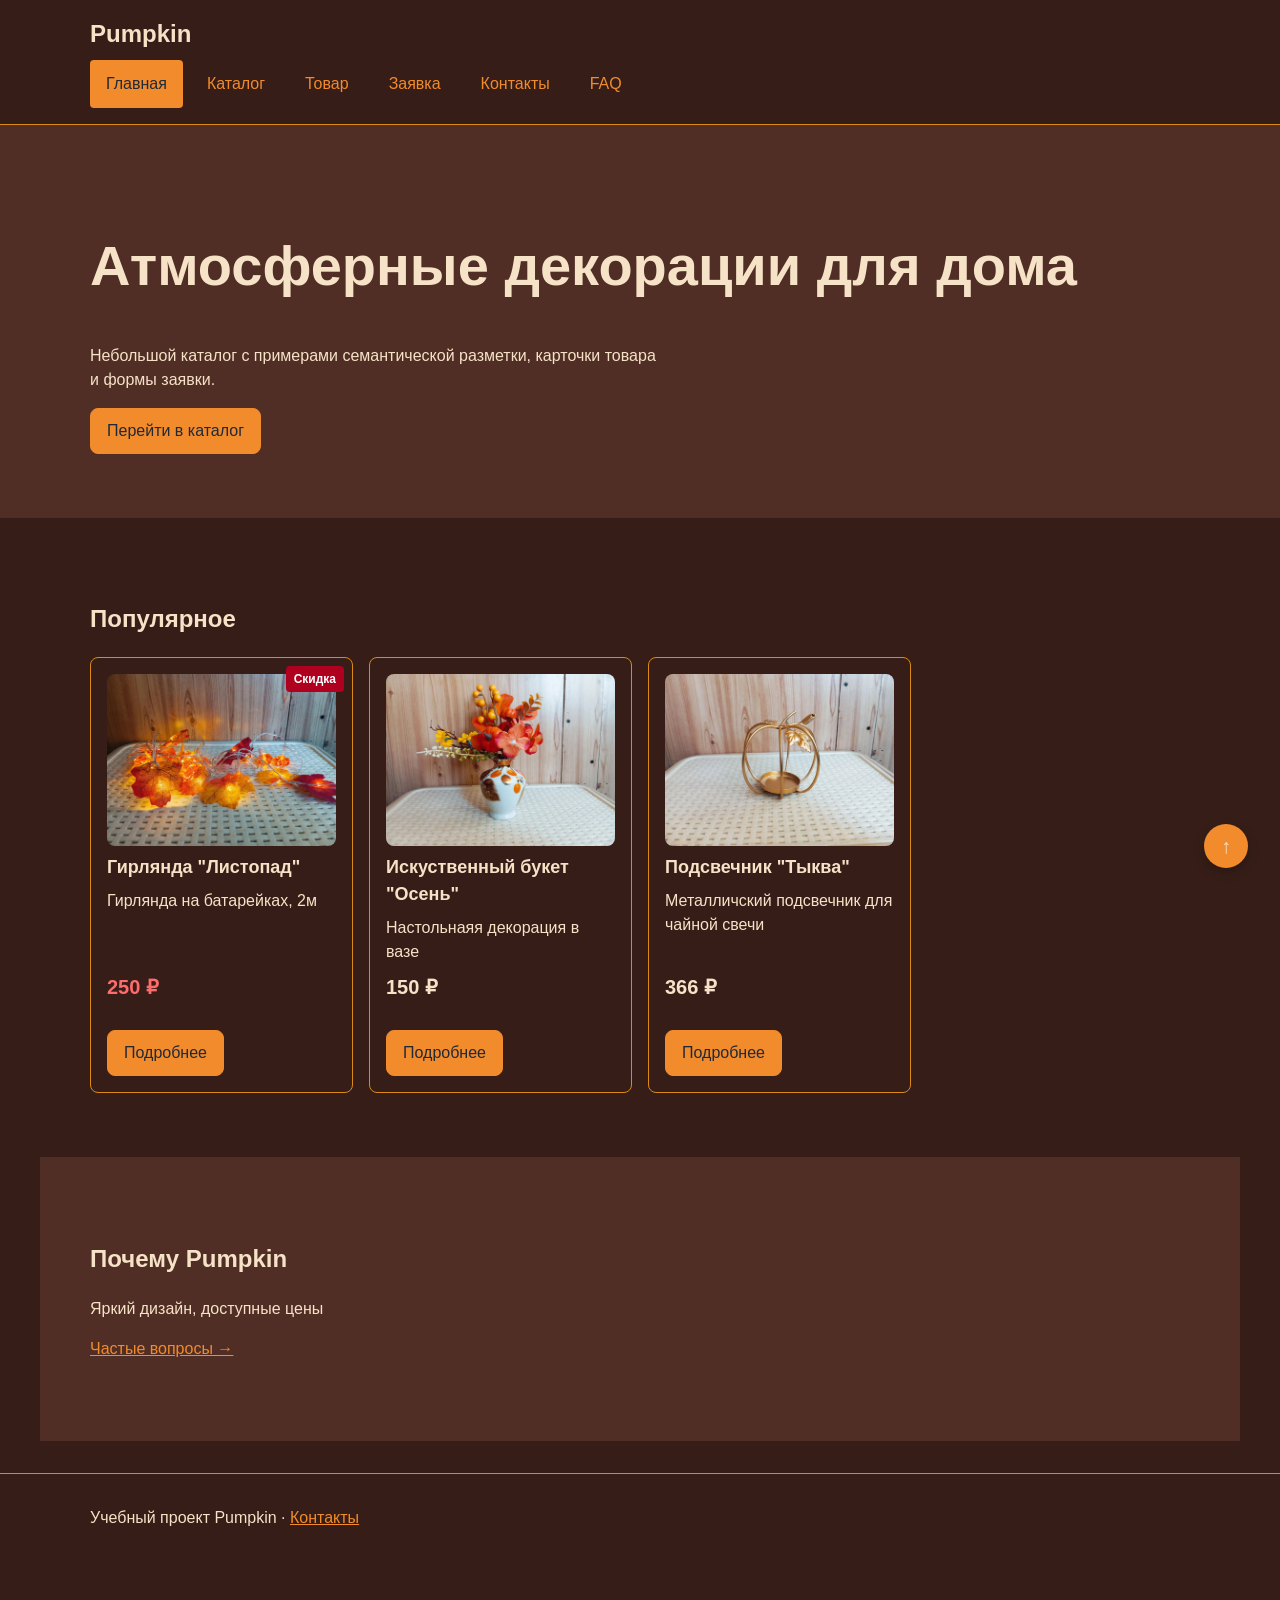
<file: index.html>
<!DOCTYPE html>
<html lang="ru">
<head>
  <meta charset="UTF-8">
  <meta name="viewport" content="width=device-width, initial-scale=1.0">
  <meta name="description" content="Учебный каталог Pumpkin: популярные товары, заявка, контакты.">
  <title>Pumpkin — осенние декорации</title>
  <link rel="stylesheet" href="css/style.css">
  <link rel="stylesheet" href="css/responsive.css">
</head>
<body id="top">
  <a class="skip-link" href="#main">Перейти к основному содержимому</a>

  <header class="site-header">
    <div class="container">
      <a class="logo" href="index.html">Pumpkin</a>
      <nav class="site-nav" aria-label="Основная навигация">
        <ul class="site-nav__list">
          <li class="site-nav__item"><a class="site-nav__link site-nav__link--active" href="index.html" aria-current="page">Главная</a></li>
          <li class="site-nav__item"><a class="site-nav__link" href="catalog.html">Каталог</a></li>
          <li class="site-nav__item"><a class="site-nav__link" href="product.html">Товар</a></li>
          <li class="site-nav__item"><a class="site-nav__link" href="order.html">Заявка</a></li>
          <li class="site-nav__item"><a class="site-nav__link" href="contacts.html">Контакты</a></li>
          <li class="site-nav__item"><a class="site-nav__link" href="faq.html">FAQ</a></li>
        </ul>
      </nav>
    </div>
  </header>

  <main id="main">
    <section class="hero">
      <div class="container">
        <h1>Атмосферные декорации для дома</h1>
        <p>Небольшой каталог с примерами семантической разметки, карточки товара и формы заявки.</p>
        <a class="button" href="catalog.html">Перейти в каталог</a>
      </div>
    </section>

    <section class="section" id="popular">
      <div class="container">
        <h2>Популярное</h2>
        <div class="products-grid">
          <article class="product-card product-card--discount">
            <span class="product-card__badge">Скидка</span>
            <img
              class="product-card__image"
              src="images/Listopad.jpg"
              srcset="images/Listopad.jpg 640w"
              sizes="(max-width: 639px) 100vw, (max-width: 1023px) 50vw, 33vw"
              alt="Гирлянда Листопад на батарейках"
              width="640"
              height="480"
              loading="lazy"
            >
            <div class="product-card__content">
              <h3 class="product-card__title">Гирлянда "Листопад"</h3>
              <p class="product-card__description">Гирлянда на батарейках, 2м</p>
              <p class="product-card__price">250 ₽</p>
              <a class="button" href="product.html">Подробнее</a>
            </div>
          </article>

          <article class="product-card">
            <img
              class="product-card__image"
              src="images/Osen.jpg"
              srcset="images/Osen.jpg 640w"
              sizes="(max-width: 639px) 100vw, (max-width: 1023px) 50vw, 33vw"
              alt="Искусственный букет Осень в вазе"
              width="640"
              height="480"
              loading="lazy"
            >
            <div class="product-card__content">
              <h3 class="product-card__title">Искуственный букет "Осень"</h3>
              <p class="product-card__description">Настольнаяя декорация в вазе</p>
              <p class="product-card__price">150 ₽</p>
              <a class="button" href="product.html">Подробнее</a>
            </div>
          </article>

          <article class="product-card">
            <img
              class="product-card__image"
              src="images/Tykva.jpg"
              srcset="images/Tykva.jpg 640w"
              sizes="(max-width: 639px) 100vw, (max-width: 1023px) 50vw, 33vw"
              alt="Металлический подсвечник Тыква"
              width="640"
              height="480"
              loading="lazy"
            >
            <div class="product-card__content">
              <h3 class="product-card__title">Подсвечник "Тыква"</h3>
              <p class="product-card__description">Металличский подсвечник для чайной свечи</p>
              <p class="product-card__price">366 ₽</p>
              <a class="button" href="product.html">Подробнее</a>
            </div>
          </article>
        </div>
      </div>
    </section>

    <section class="section section--muted" id="advantages">
      <div class="container">
        <h2>Почему Pumpkin</h2>
        <p>Яркий дизайн, доступные цены</p>
        <p><a href="faq.html">Частые вопросы →</a></p>
      </div>
    </section>
  </main>

  <footer class="site-footer" id="contacts">
    <div class="container">
      <p>Учебный проект Pumpkin · <a href="contacts.html">Контакты</a></p>
    </div>
  </footer>

  <dialog class="order-dialog" id="order-dialog">
    <form class="order-form" id="order-form" action="#" method="post">
      <h2>Заявка на покупку</h2>

      <label for="order-name">Имя</label>
      <input id="order-name" name="name" type="text" minlength="2" maxlength="50" autocomplete="name" required>

      <label for="order-email">E-mail</label>
      <input id="order-email" name="email" type="email" placeholder="name@example.ru" autocomplete="email" required>

      <label for="order-phone">Телефон</label>
      <input id="order-phone" name="phone" type="tel" inputmode="tel" placeholder="+79000000000" pattern="\+7[0-9]{10}" autocomplete="tel" required>

      <label for="order-item">Товар</label>
      <select id="order-item" name="item" required>
        <option value="">Выберите товар</option>
        <option value="Listopad">Гирлянда "Листопад"</option>
        <option value="Osen">Искуственный букет "Осень"</option>
        <option value="Tykva">Подсвечник "Тыква"</option>
        <option value="Zhyoludi">Гирлянда "Жёлуди"</option>
        <option value="Lesnoj_urozhaj">Подвесной декор "Лесной урожай"</option>
        <option value="Klenovyj_list">Свеча в подсвечнике "Кленовый лист"</option>
      </select>

      <label for="order-date">Желаемая дата связи</label>
      <input id="order-date" name="contact-date" type="date">

      <input name="source" type="hidden" value="main-page">

      <label for="order-comment">Комментарий</label>
      <textarea id="order-comment" name="comment" rows="4" maxlength="300" placeholder="Дополнительная информация"></textarea>

      <label class="checkbox-label" for="order-agreement">
        <input id="order-agreement" name="agreement" type="checkbox" required>
        Согласен на обработку данных
      </label>

      <p class="form-message" id="form-message" role="status" hidden>Заявка отправлена.</p>

      <div class="form-actions">
        <button class="button" type="submit">Отправить</button>
        <button class="button button--secondary" type="button" id="close-order-dialog">Закрыть</button>
      </div>
    </form>
  </dialog>

  <a class="up-button" href="#top" aria-label="Наверх">↑</a>
  <script src="js/main.js"></script>
</body>
</html>
</file>
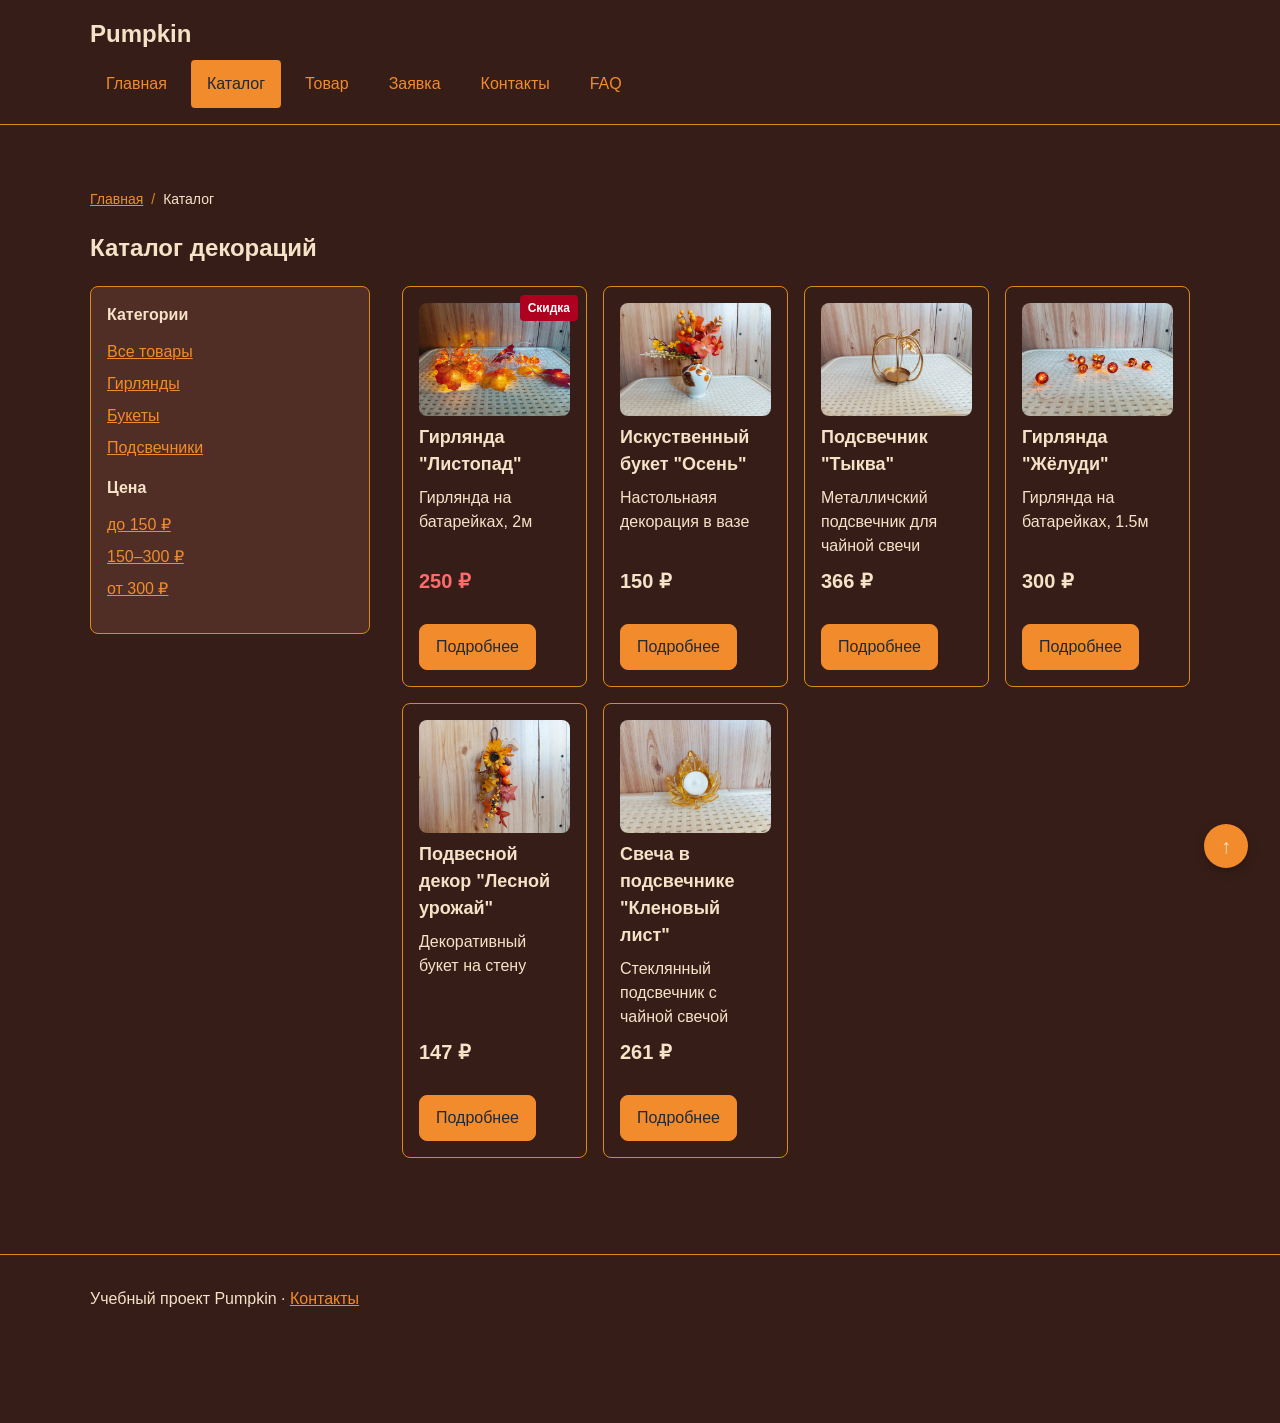
<file: catalog.html>
<!DOCTYPE html>
<html lang="ru">
<head>
  <meta charset="UTF-8">
  <meta name="viewport" content="width=device-width, initial-scale=1.0">
  <meta name="description" content="Каталог Pumpkin: товары, фильтры, характеристики.">
  <title>Каталог — Pumpkin</title>
  <link rel="stylesheet" href="css/style.css">
  <link rel="stylesheet" href="css/responsive.css">
</head>
<body id="top">
  <a class="skip-link" href="#main">Перейти к основному содержимому</a>

  <header class="site-header">
    <div class="container">
      <a class="logo" href="index.html">Pumpkin</a>
      <nav class="site-nav" aria-label="Основная навигация">
        <ul class="site-nav__list">
          <li class="site-nav__item"><a class="site-nav__link" href="index.html">Главная</a></li>
          <li class="site-nav__item"><a class="site-nav__link site-nav__link--active" href="catalog.html" aria-current="page">Каталог</a></li>
          <li class="site-nav__item"><a class="site-nav__link" href="product.html">Товар</a></li>
          <li class="site-nav__item"><a class="site-nav__link" href="order.html">Заявка</a></li>
          <li class="site-nav__item"><a class="site-nav__link" href="contacts.html">Контакты</a></li>
          <li class="site-nav__item"><a class="site-nav__link" href="faq.html">FAQ</a></li>
        </ul>
      </nav>
    </div>
  </header>

  <main id="main">
    <section class="section">
      <div class="container">
        <nav class="breadcrumbs" aria-label="Хлебные крошки">
          <ol>
            <li><a href="index.html">Главная</a></li>
            <li>Каталог</li>
          </ol>
        </nav>

        <h1>Каталог декораций</h1>

        <div class="catalog-layout">
          <aside class="catalog-filters" aria-label="Фильтры каталога">
            <h2>Категории</h2>
            <ul>
              <li><a href="#">Все товары</a></li>
              <li><a href="#">Гирлянды</a></li>
              <li><a href="#">Букеты</a></li>
              <li><a href="#">Подсвечники</a></li>
            </ul>
            <h2>Цена</h2>
            <ul>
              <li><a href="#">до 150 ₽</a></li>
              <li><a href="#">150–300 ₽</a></li>
              <li><a href="#">от 300 ₽</a></li>
            </ul>
          </aside>

          <div class="products-grid">
            <article class="product-card product-card--discount">
              <span class="product-card__badge">Скидка</span>
              <img
                class="product-card__image"
                src="images/Listopad.jpg"
                srcset="images/Listopad.jpg 640w"
                sizes="(max-width: 639px) 100vw, (max-width: 1023px) 50vw, 33vw"
                alt="Гирлянда Листопад на батарейках"
                width="640"
                height="480"
                loading="lazy"
              >
              <div class="product-card__content">
                <h3 class="product-card__title">Гирлянда "Листопад"</h3>
                <p class="product-card__description">Гирлянда на батарейках, 2м</p>
                <p class="product-card__price">250 ₽</p>
                <a class="button" href="product.html">Подробнее</a>
              </div>
            </article>

            <article class="product-card">
              <img
                class="product-card__image"
                src="images/Osen.jpg"
                srcset="images/Osen.jpg 640w"
                sizes="(max-width: 639px) 100vw, (max-width: 1023px) 50vw, 33vw"
                alt="Искусственный букет Осень в вазе"
                width="640"
                height="480"
                loading="lazy"
              >
              <div class="product-card__content">
                <h3 class="product-card__title">Искуственный букет "Осень"</h3>
                <p class="product-card__description">Настольнаяя декорация в вазе</p>
                <p class="product-card__price">150 ₽</p>
                <a class="button" href="product.html">Подробнее</a>
              </div>
            </article>

            <article class="product-card">
              <img
                class="product-card__image"
                src="images/Tykva.jpg"
                srcset="images/Tykva.jpg 640w"
                sizes="(max-width: 639px) 100vw, (max-width: 1023px) 50vw, 33vw"
                alt="Металлический подсвечник Тыква"
                width="640"
                height="480"
                loading="lazy"
              >
              <div class="product-card__content">
                <h3 class="product-card__title">Подсвечник "Тыква"</h3>
                <p class="product-card__description">Металличский подсвечник для чайной свечи</p>
                <p class="product-card__price">366 ₽</p>
                <a class="button" href="product.html">Подробнее</a>
              </div>
            </article>

            <article class="product-card">
              <img
                class="product-card__image"
                src="images/Zhyoludi.jpg"
                srcset="images/Zhyoludi.jpg 640w"
                sizes="(max-width: 639px) 100vw, (max-width: 1023px) 50vw, 33vw"
                alt="Гирлянда Жёлуди на батарейках"
                width="640"
                height="480"
                loading="lazy"
              >
              <div class="product-card__content">
                <h3 class="product-card__title">Гирлянда "Жёлуди"</h3>
                <p class="product-card__description">Гирлянда на батарейках, 1.5м</p>
                <p class="product-card__price">300 ₽</p>
                <a class="button" href="product.html">Подробнее</a>
              </div>
            </article>

            <article class="product-card">
              <img
                class="product-card__image"
                src="images/Lesnoj_urozhaj.jpg"
                srcset="images/Lesnoj_urozhaj.jpg 640w"
                sizes="(max-width: 639px) 100vw, (max-width: 1023px) 50vw, 33vw"
                alt="Подвесной декор Лесной урожай"
                width="640"
                height="480"
                loading="lazy"
              >
              <div class="product-card__content">
                <h3 class="product-card__title">Подвесной декор "Лесной урожай"</h3>
                <p class="product-card__description">Декоративный букет на стену</p>
                <p class="product-card__price">147 ₽</p>
                <a class="button" href="product.html">Подробнее</a>
              </div>
            </article>

            <article class="product-card">
              <img
                class="product-card__image"
                src="images/Klenovyj_list.jpg"
                srcset="images/Klenovyj_list.jpg 640w"
                sizes="(max-width: 639px) 100vw, (max-width: 1023px) 50vw, 33vw"
                alt="Стеклянный подсвечник Кленовый лист"
                width="640"
                height="480"
                loading="lazy"
              >
              <div class="product-card__content">
                <h3 class="product-card__title">Свеча в подсвечнике "Кленовый лист"</h3>
                <p class="product-card__description">Стеклянный подсвечник с чайной свечой</p>
                <p class="product-card__price">261 ₽</p>
                <a class="button" href="product.html">Подробнее</a>
              </div>
            </article>
          </div>
        </div>
      </div>
    </section>
  </main>

  <footer class="site-footer">
    <div class="container"><p>Учебный проект Pumpkin · <a href="contacts.html">Контакты</a></p></div>
  </footer>

  <a class="up-button" href="#top" aria-label="Наверх">↑</a>
  <script src="js/main.js"></script>
</body>
</html>
</file>
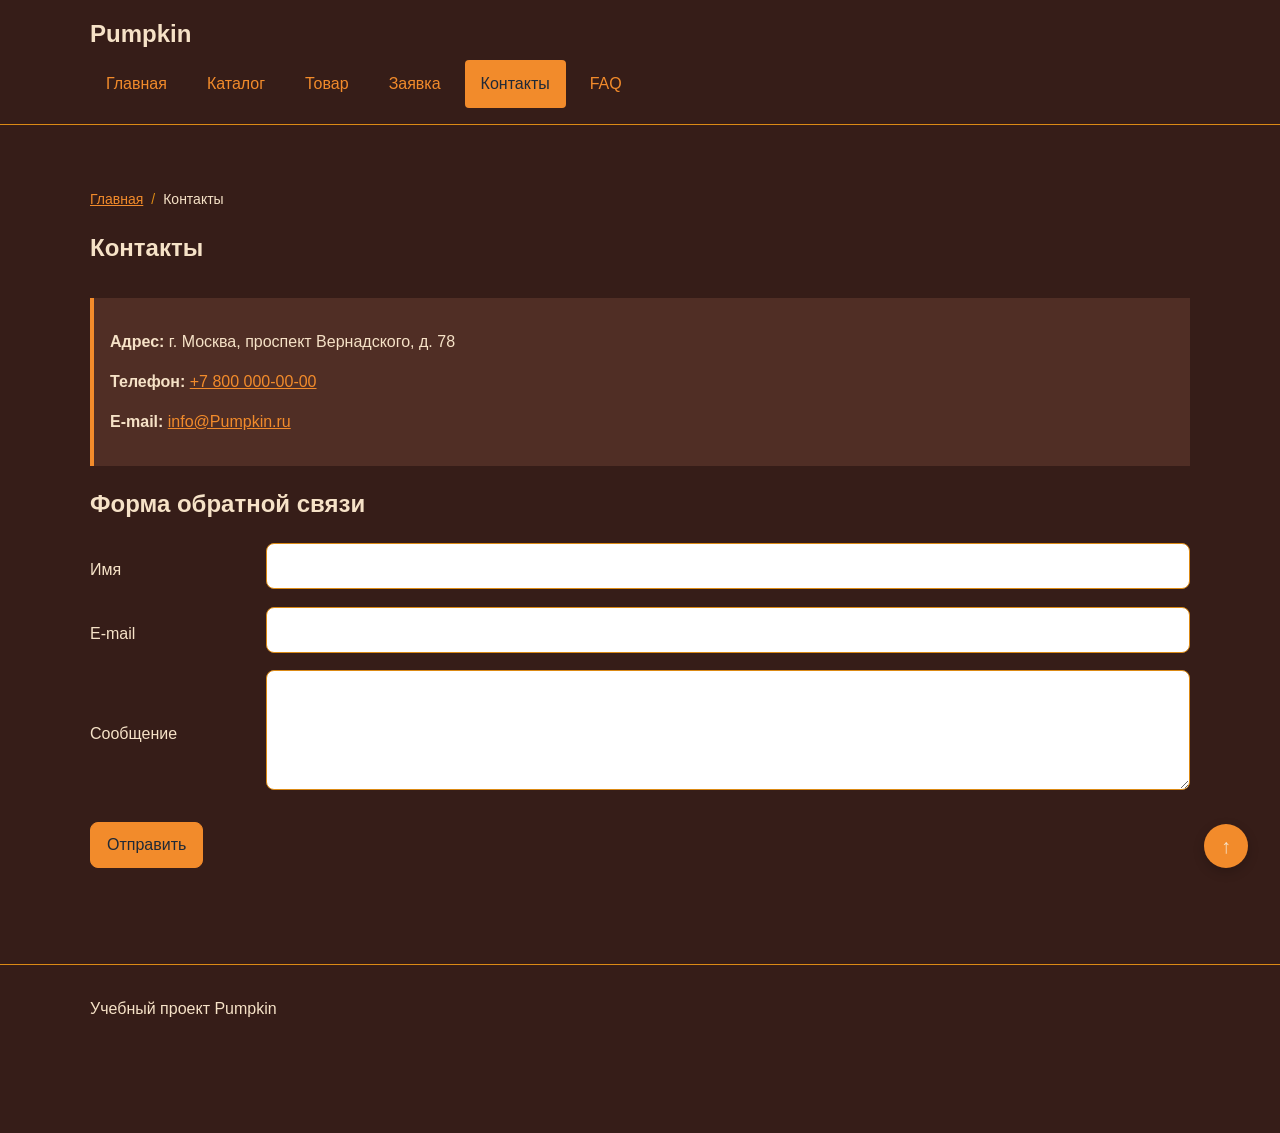
<file: contacts.html>
<!DOCTYPE html>
<html lang="ru">
<head>
  <meta charset="UTF-8">
  <meta name="viewport" content="width=device-width, initial-scale=1.0">
  <meta name="description" content="Контакты Pumpkin: адрес, телефон, форма обратной связи.">
  <title>Контакты — Pumpkin</title>
  <link rel="stylesheet" href="css/style.css">
  <link rel="stylesheet" href="css/responsive.css">
</head>
<body id="top">
  <a class="skip-link" href="#main">Перейти к основному содержимому</a>

  <header class="site-header">
    <div class="container">
      <a class="logo" href="index.html">Pumpkin</a>
      <nav class="site-nav" aria-label="Основная навигация">
        <ul class="site-nav__list">
          <li class="site-nav__item"><a class="site-nav__link" href="index.html">Главная</a></li>
          <li class="site-nav__item"><a class="site-nav__link" href="catalog.html">Каталог</a></li>
          <li class="site-nav__item"><a class="site-nav__link" href="product.html">Товар</a></li>
          <li class="site-nav__item"><a class="site-nav__link" href="order.html">Заявка</a></li>
          <li class="site-nav__item"><a class="site-nav__link site-nav__link--active" href="contacts.html" aria-current="page">Контакты</a></li>
          <li class="site-nav__item"><a class="site-nav__link" href="faq.html">FAQ</a></li>
        </ul>
      </nav>
    </div>
  </header>

  <main id="main">
    <section class="section">
      <div class="container">
        <nav class="breadcrumbs" aria-label="Хлебные крошки">
          <ol>
            <li><a href="index.html">Главная</a></li>
            <li>Контакты</li>
          </ol>
        </nav>

        <h1>Контакты</h1>

        <div class="contact-box">
          <p><strong>Адрес:</strong> г. Москва, проспект Вернадского, д. 78</p>
          <p><strong>Телефон:</strong> <a href="tel:+78000000000">+7 800 000-00-00</a></p>
          <p><strong>E-mail:</strong> <a href="mailto:info@example.ru">info@Pumpkin.ru</a></p>
        </div>

        <h2>Форма обратной связи</h2>
        <form class="order-form" id="contact-form" action="#" method="post">
          <label for="contact-name">Имя</label>
          <input id="contact-name" name="name" type="text" minlength="2" maxlength="50" autocomplete="name" required>

          <label for="contact-email">E-mail</label>
          <input id="contact-email" name="email" type="email" autocomplete="email" required>

          <label for="contact-message">Сообщение</label>
          <textarea id="contact-message" name="message" rows="4" maxlength="500" required></textarea>

          <p class="form-message" id="contact-message-status" role="status" hidden>Сообщение отправлено.</p>

          <div class="form-actions">
            <button class="button" type="submit">Отправить</button>
          </div>
        </form>
      </div>
    </section>
  </main>

  <footer class="site-footer">
    <div class="container"><p>Учебный проект Pumpkin</p></div>
  </footer>

  <a class="up-button" href="#top" aria-label="Наверх">↑</a>
  <script src="js/main.js"></script>
</body>
</html>
</file>
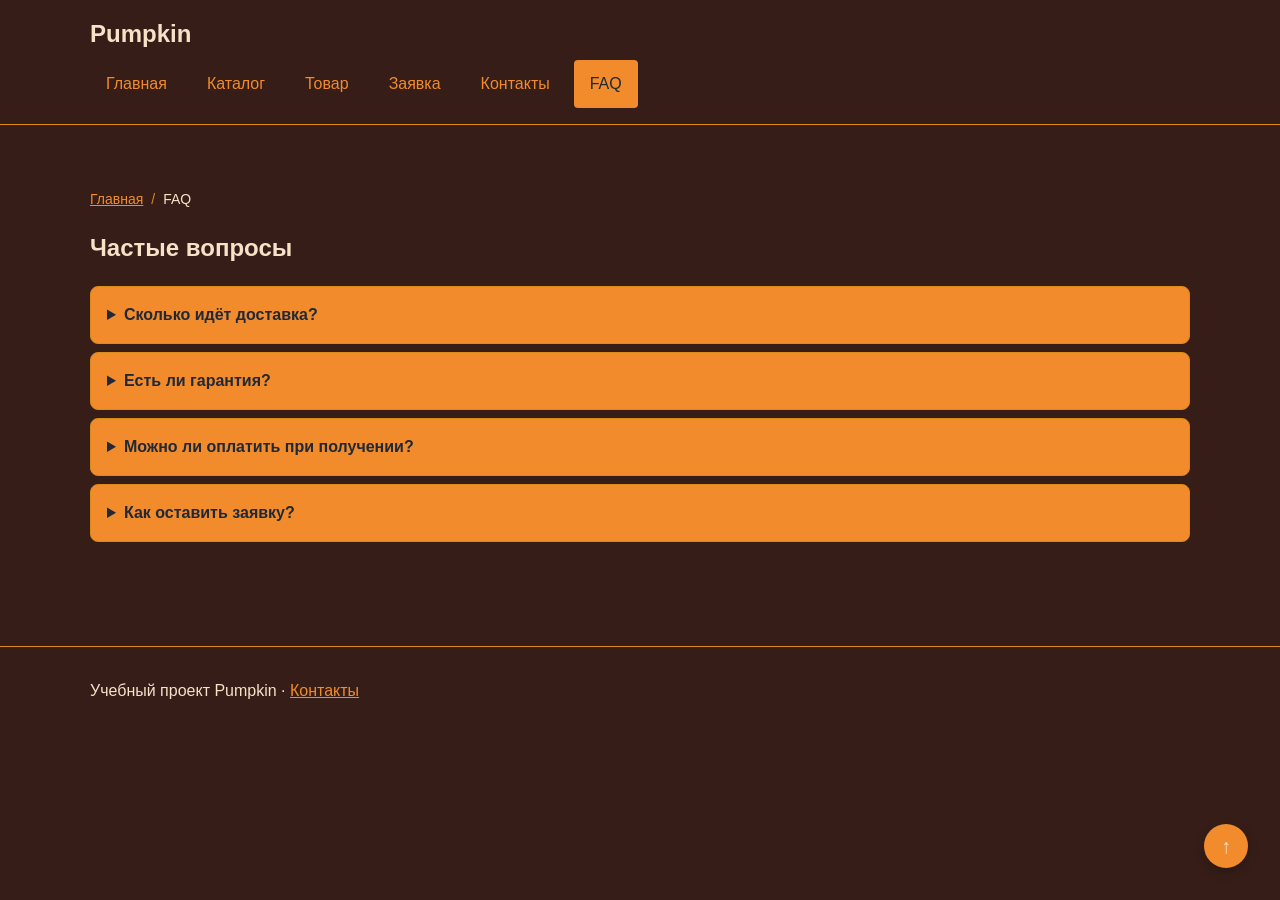
<file: faq.html>
<!DOCTYPE html>
<html lang="ru">
<head>
  <meta charset="UTF-8">
  <meta name="viewport" content="width=device-width, initial-scale=1.0">
  <meta name="description" content="Часто задаваемые вопросы о товарах Pumpkin: доставка, гарантия, оплата.">
  <title>FAQ — Pumpkin</title>
  <link rel="stylesheet" href="css/style.css">
  <link rel="stylesheet" href="css/responsive.css">
</head>
<body id="top">
  <a class="skip-link" href="#main">Перейти к основному содержимому</a>

  <header class="site-header">
    <div class="container">
      <a class="logo" href="index.html">Pumpkin</a>
      <nav class="site-nav" aria-label="Основная навигация">
        <ul class="site-nav__list">
          <li class="site-nav__item"><a class="site-nav__link" href="index.html">Главная</a></li>
          <li class="site-nav__item"><a class="site-nav__link" href="catalog.html">Каталог</a></li>
          <li class="site-nav__item"><a class="site-nav__link" href="product.html">Товар</a></li>
          <li class="site-nav__item"><a class="site-nav__link" href="order.html">Заявка</a></li>
          <li class="site-nav__item"><a class="site-nav__link" href="contacts.html">Контакты</a></li>
          <li class="site-nav__item"><a class="site-nav__link site-nav__link--active" href="faq.html" aria-current="page">FAQ</a></li>
        </ul>
      </nav>
    </div>
  </header>

  <main id="main">
    <section class="section">
      <div class="container">
        <nav class="breadcrumbs" aria-label="Хлебные крошки">
          <ol>
            <li><a href="index.html">Главная</a></li>
            <li>FAQ</li>
          </ol>
        </nav>

        <h1>Частые вопросы</h1>

        <section class="faq">
          <details class="faq__item">
            <summary class="faq__question">Сколько идёт доставка?</summary>
            <p class="faq__answer">По Москве — 1–2 дня, по России — от 3 до 7 рабочих дней.</p>
          </details>

          <details class="faq__item">
            <summary class="faq__question">Есть ли гарантия?</summary>
            <p class="faq__answer">Гарантию предоставляет производитель</p>
          </details>

          <details class="faq__item">
            <summary class="faq__question">Можно ли оплатить при получении?</summary>
            <p class="faq__answer">Да, доступна оплата при получении, а также онлайн-оплата.</p>
          </details>

          <details class="faq__item">
            <summary class="faq__question">Как оставить заявку?</summary>
            <p class="faq__answer">Заполните <a href="order.html">форму заявки</a> или свяжитесь с нами через <a href="contacts.html">страницу контактов</a>.</p>
          </details>
        </section>
      </div>
    </section>
  </main>

  <footer class="site-footer">
    <div class="container"><p>Учебный проект Pumpkin · <a href="contacts.html">Контакты</a></p></div>
  </footer>

  <a class="up-button" href="#top" aria-label="Наверх">↑</a>
  <script src="js/main.js"></script>
</body>
</html>
</file>
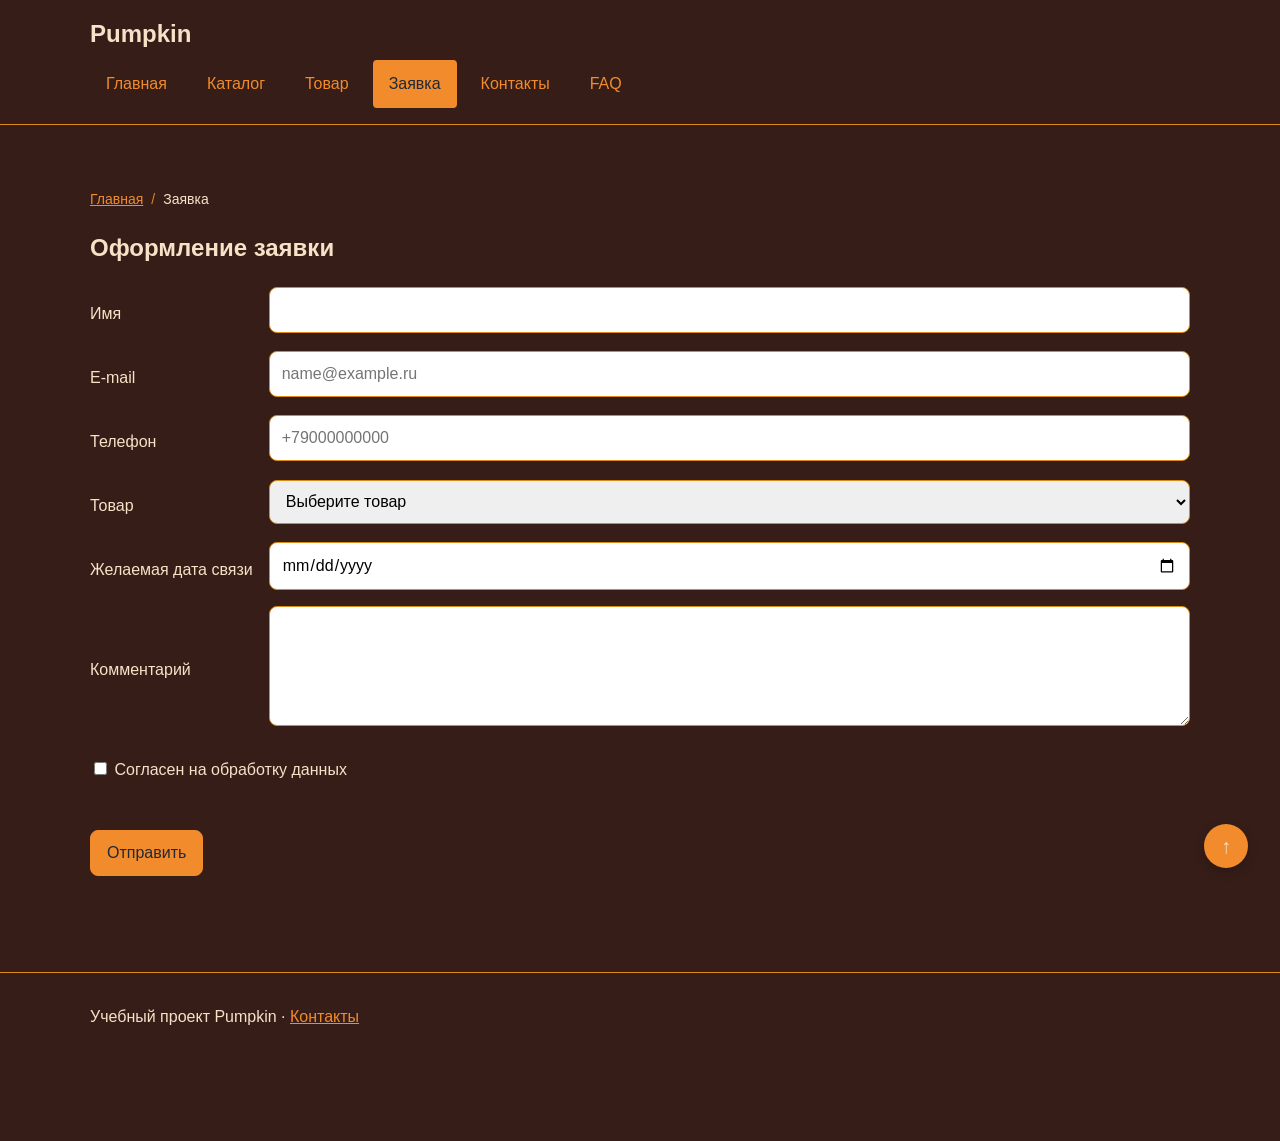
<file: order.html>
<!DOCTYPE html>
<html lang="ru">
<head>
  <meta charset="UTF-8">
  <meta name="viewport" content="width=device-width, initial-scale=1.0">
  <meta name="description" content="Форма заявки на товар Pumpkin.">
  <title>Заявка — Pumpkin</title>
  <link rel="stylesheet" href="css/style.css">
  <link rel="stylesheet" href="css/responsive.css">
</head>
<body id="top">
  <a class="skip-link" href="#main">Перейти к основному содержимому</a>

  <header class="site-header">
    <div class="container">
      <a class="logo" href="index.html">Pumpkin</a>
      <nav class="site-nav" aria-label="Основная навигация">
        <ul class="site-nav__list">
          <li class="site-nav__item"><a class="site-nav__link" href="index.html">Главная</a></li>
          <li class="site-nav__item"><a class="site-nav__link" href="catalog.html">Каталог</a></li>
          <li class="site-nav__item"><a class="site-nav__link" href="product.html">Товар</a></li>
          <li class="site-nav__item"><a class="site-nav__link site-nav__link--active" href="order.html" aria-current="page">Заявка</a></li>
          <li class="site-nav__item"><a class="site-nav__link" href="contacts.html">Контакты</a></li>
          <li class="site-nav__item"><a class="site-nav__link" href="faq.html">FAQ</a></li>
        </ul>
      </nav>
    </div>
  </header>

  <main id="main">
    <section class="section">
      <div class="container">
        <nav class="breadcrumbs" aria-label="Хлебные крошки">
          <ol>
            <li><a href="index.html">Главная</a></li>
            <li>Заявка</li>
          </ol>
        </nav>

        <h1>Оформление заявки</h1>

        <form class="order-form" id="order-form" action="#" method="post">
          <label for="order-name">Имя</label>
          <input id="order-name" name="name" type="text" minlength="2" maxlength="50" autocomplete="name" required>

          <label for="order-email">E-mail</label>
          <input id="order-email" name="email" type="email" placeholder="name@example.ru" autocomplete="email" required>

          <label for="order-phone">Телефон</label>
          <input id="order-phone" name="phone" type="tel" inputmode="tel" placeholder="+79000000000" pattern="\+7[0-9]{10}" autocomplete="tel" required>

          <label for="order-item">Товар</label>
          <select id="order-item" name="item" required>
            <option value="">Выберите товар</option>
            <option value="Listopad">Гирлянда "Листопад"</option>
            <option value="Osen">Искуственный букет "Осень"</option>
            <option value="Tykva">Подсвечник "Тыква"</option>
            <option value="Zhyoludi">Гирлянда "Жёлуди"</option>
            <option value="Lesnoj_urozhaj">Подвесной декор "Лесной урожай"</option>
            <option value="Klenovyj_list">Свеча в подсвечнике "Кленовый лист"</option>
          </select>

          <label for="order-date">Желаемая дата связи</label>
          <input id="order-date" name="contact-date" type="date">

          <label for="order-comment">Комментарий</label>
          <textarea id="order-comment" name="comment" rows="4" maxlength="300"></textarea>

          <label class="checkbox-label" for="order-agreement">
            <input id="order-agreement" name="agreement" type="checkbox" required>
            Согласен на обработку данных
          </label>

          <p class="form-message" id="form-message" role="status" hidden>Заявка отправлена. Мы свяжемся с вами.</p>

          <div class="form-actions">
            <button class="button" type="submit">Отправить</button>
          </div>
        </form>
      </div>
    </section>
  </main>

  <footer class="site-footer">
    <div class="container"><p>Учебный проект Pumpkin · <a href="contacts.html">Контакты</a></p></div>
  </footer>

  <a class="up-button" href="#top" aria-label="Наверх">↑</a>
  <script src="js/main.js"></script>
</body>
</html>
</file>
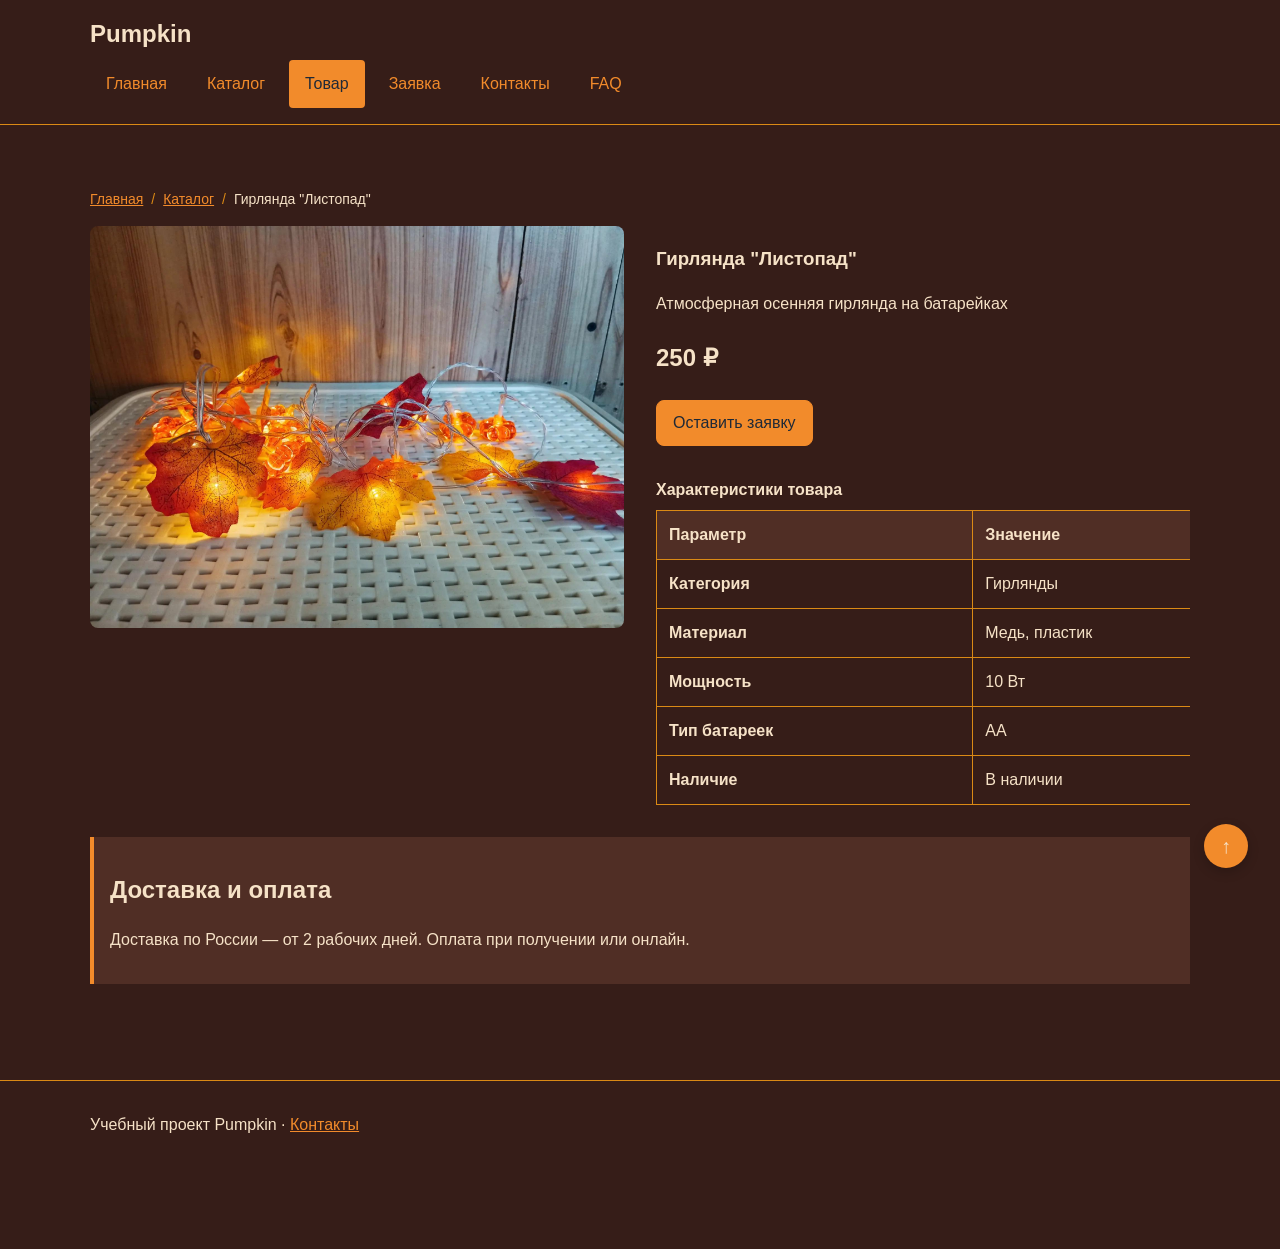
<file: product.html>
<!DOCTYPE html>
<html lang="ru">
<head>
  <meta charset="UTF-8">
  <meta name="viewport" content="width=device-width, initial-scale=1.0">
  <meta name="description" content="Карточка товара Гирлянда Листопад: описание, характеристики, цена.">
  <title>Гирлянда "Листопад" — Pumpkin</title>
  <link rel="stylesheet" href="css/style.css">
  <link rel="stylesheet" href="css/responsive.css">
</head>
<body id="top">
  <a class="skip-link" href="#main">Перейти к основному содержимому</a>

  <header class="site-header">
    <div class="container">
      <a class="logo" href="index.html">Pumpkin</a>
      <nav class="site-nav" aria-label="Основная навигация">
        <ul class="site-nav__list">
          <li class="site-nav__item"><a class="site-nav__link" href="index.html">Главная</a></li>
          <li class="site-nav__item"><a class="site-nav__link" href="catalog.html">Каталог</a></li>
          <li class="site-nav__item"><a class="site-nav__link site-nav__link--active" href="product.html" aria-current="page">Товар</a></li>
          <li class="site-nav__item"><a class="site-nav__link" href="order.html">Заявка</a></li>
          <li class="site-nav__item"><a class="site-nav__link" href="contacts.html">Контакты</a></li>
          <li class="site-nav__item"><a class="site-nav__link" href="faq.html">FAQ</a></li>
        </ul>
      </nav>
    </div>
  </header>

  <main id="main">
    <section class="section">
      <div class="container">
        <nav class="breadcrumbs" aria-label="Хлебные крошки">
          <ol>
            <li><a href="index.html">Главная</a></li>
            <li><a href="catalog.html">Каталог</a></li>
            <li>Гирлянда "Листопад"</li>
          </ol>
        </nav>

        <article class="product-detail">
          <picture>
            <source media="(min-width: 900px)" srcset="images/Listopad.jpg">
            <img
              class="product-detail__image"
              src="images/Listopad.jpg"
              srcset="images/Listopad.jpg 640w"
              sizes="(max-width: 899px) 100vw, 50vw"
              alt="Гирлянда Листопад на батарейках"
              width="640"
              height="480"
              loading="lazy"
            >
          </picture>

          <div>
            <h1>Гирлянда "Листопад"</h1>
            <p>Атмосферная осенняя гирлянда на батарейках</p>
            <p class="product-detail__price">250 ₽</p>
            <p><a class="button" href="order.html">Оставить заявку</a></p>

            <div class="table-wrapper">
              <table class="product-table">
                <caption>Характеристики товара</caption>
                <thead>
                  <tr>
                    <th scope="col">Параметр</th>
                    <th scope="col">Значение</th>
                  </tr>
                </thead>
                <tbody>
                  <tr><th scope="row">Категория</th><td>Гирлянды</td></tr>
                  <tr><th scope="row">Материал</th><td>Медь, пластик</td></tr>
                  <tr><th scope="row">Мощность</th><td>10 Вт</td></tr>
                  <tr><th scope="row">Тип батареек</th><td>АА</td></tr>
                  <tr><th scope="row">Наличие</th><td>В наличии</td></tr>
                </tbody>
              </table>
            </div>
          </div>
        </article>

        <aside class="catalog-note" aria-label="Информация о доставке">
          <h2>Доставка и оплата</h2>
          <p>Доставка по России — от 2 рабочих дней. Оплата при получении или онлайн.</p>
        </aside>
      </div>
    </section>
  </main>

  <footer class="site-footer">
    <div class="container"><p>Учебный проект Pumpkin · <a href="contacts.html">Контакты</a></p></div>
  </footer>

  <a class="up-button" href="#top" aria-label="Наверх">↑</a>
  <script src="js/main.js"></script>
</body>
</html>
</file>
<file: css/style.css>
:root {
  --color-primary: #f28b2b;
  --color-primary-dark: #c34c12;
  --color-on-primary: #1f2937;
  --color-text: #f6e2c7;
  --color-muted: #502e25;
  --color-border: #db8a15;
  --color-white: #f6e2c7;
  --color-bg: #361d18;
  --color-danger: #ff6b6b;
  --space-sm: 8px;
  --space-md: 16px;
  --space-lg: 32px;
  --radius-sm: 4px;
  --radius-md: 8px;
  --radius: 8px;
}

* {
  box-sizing: border-box;
}

body {
  position: relative;
  min-height: 100vh;
  margin: 0;
  padding-bottom: 80px;
  color: var(--color-text);
  background: var(--color-bg);
  font-family: Arial, sans-serif;
  line-height: 1.5;
}

img {
  max-width: 100%;
}

a {
  color: var(--color-primary);
}

.container {
  width: 90%;
  max-width: 1100px;
  margin: 0 auto;
}

.site-header {
  position: sticky;
  top: 0;
  z-index: 100;
  padding: var(--space-md) 0;
  border-bottom: 1px solid var(--color-border);
  background: var(--color-bg);
}

.logo {
  display: block;
  margin-bottom: var(--space-sm);
  color: var(--color-text);
  font-size: 24px;
  font-weight: 700;
  text-decoration: none;
}

.site-nav__list {
  display: flex;
  flex-wrap: wrap;
  justify-content: flex-start;
  align-items: center;
  gap: var(--space-sm);
  padding: 0;
  margin: 0;
  list-style: none;
}

.site-nav__link {
  display: inline-block;
  padding: var(--space-sm) var(--space-md);
  color: var(--color-primary);
  text-decoration: none;
  border-radius: var(--radius-sm);
}

.site-nav__link:hover {
  color: var(--color-on-primary);
  background-color: var(--color-primary);
}

.site-nav__link--active {
  color: var(--color-on-primary);
  background-color: var(--color-primary);
}

.site-nav__link:focus-visible,
.button:focus-visible,
.breadcrumbs a:focus-visible,
input:focus-visible,
select:focus-visible,
textarea:focus-visible,
.up-button:focus-visible {
  outline: 2px solid var(--color-primary);
  outline-offset: 3px;
}

.hero {
  padding: 64px 0;
  background: var(--color-muted);
}

.hero p {
  max-width: 650px;
}

.section {
  padding: var(--space-lg) 0;
}

.section--muted {
  background: var(--color-muted);
}

.products-grid {
  display: grid;
  grid-template-columns: repeat(auto-fit, minmax(240px, 1fr));
  gap: var(--space-lg);
}

.product-card {
  position: relative;
  display: flex;
  flex-direction: column;
  gap: var(--space-sm);
  padding: var(--space-md);
  border: 1px solid var(--color-border);
  border-radius: var(--radius-md);
  background-color: var(--color-bg);
}

.product-card__badge {
  position: absolute;
  top: var(--space-sm);
  right: var(--space-sm);
  padding: 4px 8px;
  font-size: 12px;
  font-weight: 700;
  color: #ffffff;
  background: #b00020;
  border-radius: var(--radius-sm);
  z-index: 1;
}

.product-card--discount .product-card__price {
  color: var(--color-danger);
}

.product-card__image {
  display: block;
  width: 100%;
  height: 200px;
  object-fit: cover;
  background: var(--color-muted);
  border-radius: var(--radius-sm);
}

.product-card__content {
  display: flex;
  flex-direction: column;
  flex: 1;
  gap: var(--space-sm);
}

.product-card__title {
  margin: 0;
  font-size: 18px;
}

.product-card__description {
  margin: 0;
}

.product-card__price {
  margin-top: auto;
  font-size: 20px;
  font-weight: 700;
}

.product-card .button {
  align-self: flex-start;
}

.button {
  display: inline-block;
  padding: 10px 16px;
  border: 1px solid var(--color-primary);
  border-radius: var(--radius);
  background: var(--color-primary);
  color: var(--color-on-primary);
  font: inherit;
  text-decoration: none;
  cursor: pointer;
}

.button:hover {
  background: var(--color-primary-dark);
}

.button--secondary {
  background: var(--color-white);
  color: var(--color-primary-dark);
}

.button--secondary:hover {
  background: var(--color-muted);
}

.button:disabled,
.button--disabled {
  opacity: 0.6;
  cursor: not-allowed;
}

.breadcrumbs {
  margin-bottom: var(--space-md);
}

.breadcrumbs ol {
  display: flex;
  flex-wrap: wrap;
  gap: var(--space-sm);
  padding: 0;
  margin: 0;
  list-style: none;
  font-size: 14px;
}

.breadcrumbs li + li::before {
  content: "/";
  margin-right: var(--space-sm);
  color: var(--color-border);
}

.catalog-layout {
  display: grid;
  grid-template-columns: 240px 1fr;
  gap: var(--space-lg);
  align-items: start;
}

.catalog-filters {
  position: sticky;
  top: 100px;
  padding: var(--space-md);
  border: 1px solid var(--color-border);
  border-radius: var(--radius);
  background: var(--color-muted);
}

.catalog-filters h2 {
  margin-top: 0;
  font-size: 16px;
}

.catalog-filters ul {
  padding: 0;
  margin: 0 0 var(--space-md);
  list-style: none;
}

.catalog-filters li + li {
  margin-top: var(--space-sm);
}

.product-detail {
  display: grid;
  grid-template-columns: 1fr 1fr;
  gap: var(--space-lg);
  align-items: start;
}

.product-detail__image {
  width: 100%;
  border-radius: var(--radius);
  background: var(--color-muted);
}

.product-detail__price {
  font-size: 24px;
  font-weight: 700;
}

.product-table {
  width: 100%;
  margin-top: var(--space-md);
  border-collapse: collapse;
}

.product-table caption {
  margin-bottom: var(--space-sm);
  font-weight: 700;
  text-align: left;
}

.product-table th,
.product-table td {
  padding: 10px var(--space-md);
  border: 1px solid var(--color-border);
  text-align: left;
  vertical-align: top;
}

.product-table thead th {
  background: var(--color-muted);
}

.catalog-note,
.contact-box {
  margin: var(--space-lg) 0 0;
  padding: var(--space-md);
  border-left: 4px solid var(--color-primary);
  background: var(--color-muted);
}

.order-form label:not(.checkbox-label) {
  display: block;
  margin-top: var(--space-md);
  margin-bottom: var(--space-sm);
}

.order-form input:not([type="checkbox"]),
.order-form select,
.order-form textarea {
  display: block;
  width: 100%;
  padding: 10px;
  border: 1px solid var(--color-border);
  border-radius: var(--radius);
  font: inherit;
}

.checkbox-label {
  display: block;
  margin: var(--space-md) 0;
}

.form-actions {
  margin-top: var(--space-md);
}

.form-actions .button {
  margin-right: var(--space-sm);
}

.form-message {
  padding: var(--space-sm);
  background: var(--color-muted);
  border-radius: var(--radius-sm);
}

.order-dialog {
  width: 420px;
  max-width: 90%;
  padding: var(--space-md);
  border: 0;
  border-radius: var(--radius);
}

.order-dialog::backdrop {
  background: rgb(0 0 0 / 45%);
}

.up-button {
  position: fixed;
  right: 24px;
  bottom: 24px;
  display: flex;
  align-items: center;
  justify-content: center;
  width: 44px;
  height: 44px;
  font-size: 20px;
  color: var(--color-text);
  background: var(--color-primary);
  border-radius: 50%;
  text-decoration: none;
  box-shadow: 0 4px 12px rgb(0 0 0 / 20%);
  z-index: 90;
}

.up-button:hover {
  background: var(--color-primary-dark);
}

.site-footer {
  margin-top: var(--space-lg);
  padding: var(--space-md) 0;
  border-top: 1px solid var(--color-border);
}

@media (max-width: 720px) {
  .catalog-layout,
  .product-detail {
    grid-template-columns: 1fr;
  }
  .catalog-filters {
    position: static;
  }
}

.faq__item {
  padding: var(--space-md);
  margin-bottom: var(--space-sm);
  border: 1px solid var(--color-border);
  border-radius: var(--radius);
  background: var(--color-primary);
  color: var(--color-on-primary);
}

.faq__item a {
  color: var(--color-on-primary);
}

.faq__question {
  cursor: pointer;
  font-weight: 700;
}

.faq__answer {
  margin: var(--space-sm) 0 0;
}
</file>
<file: css/responsive.css>
/*
 Адаптивные стили для контрольной работы №3.
 Подход: Mobile First.
 Базовые стили рассчитаны на мобильный экран.
 Расширения добавляются через min-width медиазапросы.
*/

*,
*::before,
*::after {
  box-sizing: border-box;
}

html {
  scroll-behavior: smooth;
}

img,
video {
  max-width: 100%;
  height: auto;
}

body {
  overflow-x: hidden;
}

/* Skip-link */
.skip-link {
  position: absolute;
  left: 16px;
  top: -100px;
  z-index: 1000;
  padding: 8px 12px;
  color: #ffffff;
  background-color: #111111;
  border-radius: 6px;
  text-decoration: none;
}

.skip-link:focus,
.skip-link:focus-visible {
  top: 16px;
}

/* Контейнеры и секции */
.container,
.main,
.section {
  width: min(100% - 32px, 1200px);
  margin-inline: auto;
}

.section {
  padding-block: clamp(24px, 5vw, 64px);
}

/* Навигация: mobile first */
.site-header {
  position: static;
}

.site-nav__list {
  display: flex;
  flex-direction: column;
  gap: var(--space-sm, 8px);
  padding: 0;
  margin: 0;
  list-style: none;
}

.site-nav__link {
  display: block;
  padding: 12px 16px;
}

@media (min-width: 768px) {
  .site-header {
    position: sticky;
    top: 0;
    z-index: 100;
  }

  .site-nav__list {
    flex-direction: row;
    flex-wrap: wrap;
    align-items: center;
  }
}

/* Hero */
.hero {
  display: grid;
  gap: var(--space-lg, 24px);
  align-items: center;
  padding-block: clamp(32px, 7vw, 64px);
}

.hero h1,
.hero__title {
  font-size: clamp(28px, 7vw, 56px);
  line-height: 1.1;
}

.hero p {
  max-width: 65ch;
}

/* Сетка карточек */
.products-grid {
  display: grid;
  grid-template-columns: 1fr;
  gap: var(--space-md, 16px);
}

.product-card {
  min-width: 0;
}

.product-card__title,
.product-card__description {
  overflow-wrap: anywhere;
}

.product-card__image {
  display: block;
  width: 100%;
  height: auto;
  aspect-ratio: 4 / 3;
  object-fit: cover;
  border-radius: var(--radius-md, 8px);
}

@media (min-width: 640px) {
  .products-grid {
    grid-template-columns: repeat(2, minmax(0, 1fr));
  }
}

@media (min-width: 1024px) {
  .products-grid {
    grid-template-columns: repeat(3, minmax(0, 1fr));
  }
}

@media (min-width: 1280px) {
  .products-grid {
    grid-template-columns: repeat(4, minmax(0, 1fr));
  }
}

/* Каталог и фильтр */
.catalog-layout {
  display: grid;
  grid-template-columns: 1fr;
  gap: var(--space-lg, 24px);
}

.catalog-filters {
  position: static;
  order: -1;
}

@media (min-width: 1024px) {
  .catalog-layout {
    grid-template-columns: 280px minmax(0, 1fr);
    align-items: start;
  }

  .catalog-filters {
    position: sticky;
    top: 88px;
    order: initial;
  }
}

/* Карточка товара */
.product-detail {
  display: grid;
  grid-template-columns: 1fr;
  gap: var(--space-lg, 24px);
}

.product-detail picture {
  display: block;
}

.product-detail__image {
  width: 100%;
  height: auto;
}

@media (min-width: 900px) {
  .product-detail {
    grid-template-columns: minmax(0, 1fr) minmax(0, 1fr);
  }
}

/* Формы */
.order-form {
  display: grid;
  gap: var(--space-md, 16px);
}

.order-form__group {
  display: grid;
  gap: var(--space-xs, 8px);
}

.order-form input:not([type="checkbox"]),
.order-form select,
.order-form textarea {
  width: 100%;
  min-height: 44px;
  padding: 10px 12px;
  font: inherit;
}

.order-form textarea {
  min-height: 120px;
  resize: vertical;
}

@media (min-width: 768px) {
  .order-form {
    grid-template-columns: minmax(160px, max-content) minmax(0, 1fr);
    align-items: center;
  }

  .order-form .form-actions,
  .order-form .form-message,
  .order-form .checkbox-label {
    grid-column: 1 / -1;
  }
}

/* Таблица: mobile first — карточное представление */
.table-wrapper {
  width: 100%;
  overflow-x: visible;
}

.product-table {
  width: 100%;
  min-width: 0;
  border-collapse: collapse;
}

.product-table,
.product-table tbody,
.product-table tr,
.product-table th,
.product-table td {
  display: block;
  width: 100%;
}

.product-table thead {
  position: absolute;
  width: 1px;
  height: 1px;
  padding: 0;
  margin: -1px;
  overflow: hidden;
  clip: rect(0 0 0 0);
  white-space: nowrap;
  border: 0;
}

.product-table tr {
  margin-bottom: var(--space-sm, 8px);
  padding: var(--space-sm, 8px);
  border: 1px solid var(--color-border, #ddd);
  border-radius: var(--radius-md, 8px);
  background: var(--color-bg, #fff);
}

.product-table th,
.product-table td {
  padding: 4px 0;
  border: 0;
  text-align: left;
}

.product-table th[scope="row"] {
  font-weight: 700;
}

@media (min-width: 640px) {
  .table-wrapper {
    overflow-x: auto;
    -webkit-overflow-scrolling: touch;
  }

  .product-table {
    min-width: 640px;
    display: table;
  }

  .product-table thead {
    position: static;
    width: auto;
    height: auto;
    padding: 0;
    margin: 0;
    overflow: visible;
    clip: auto;
    white-space: normal;
  }

  .product-table tbody {
    display: table-row-group;
  }

  .product-table tr {
    display: table-row;
    margin: 0;
    padding: 0;
    border: 0;
    background: transparent;
  }

  .product-table th,
  .product-table td {
    display: table-cell;
    width: auto;
    padding: 12px;
    border: 1px solid var(--color-border, #ddd);
  }
}

/* Модальное окно */
.order-dialog {
  width: min(100% - 32px, 560px);
  max-height: calc(100vh - 32px);
  overflow: auto;
}

/* Кнопка «Наверх» */
.up-button {
  right: 16px;
  bottom: 16px;
}

@media (min-width: 768px) {
  .up-button {
    right: 32px;
    bottom: 32px;
  }
}

/* Видимый фокус */
:focus-visible {
  outline: 3px solid var(--color-primary, #0057b8);
  outline-offset: 3px;
}
</file>
